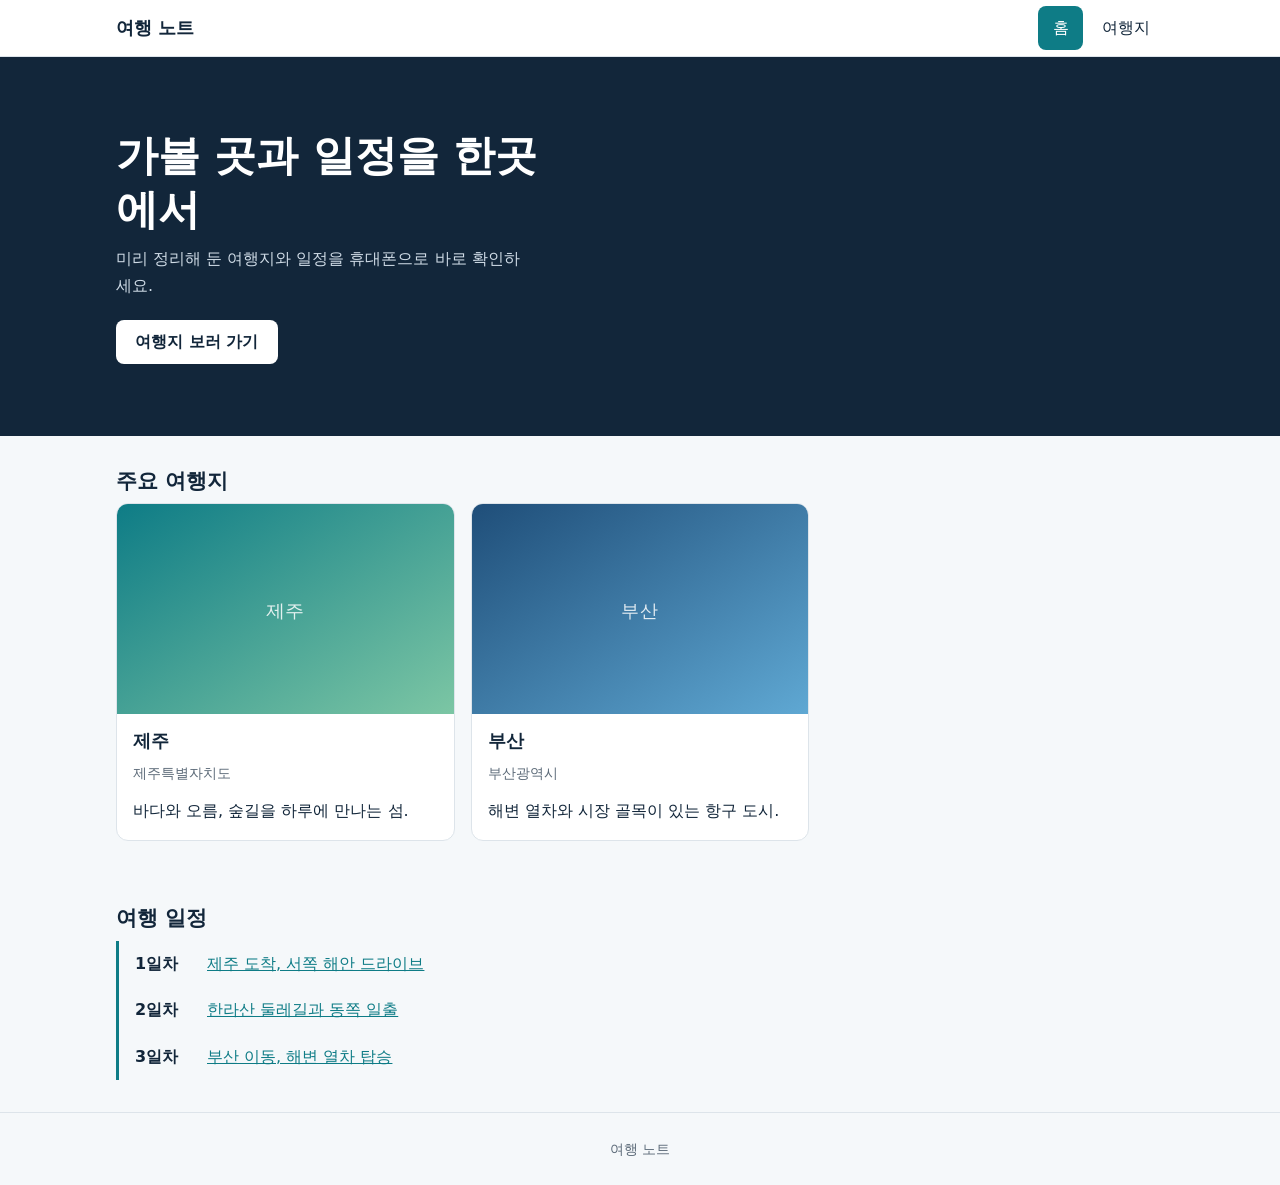
<file: index.html>
<!DOCTYPE html>
<html lang="ko">
<head>
  <meta charset="UTF-8">
  <meta name="viewport" content="width=device-width, initial-scale=1">
  <title>여행 노트</title>
  <link rel="stylesheet" href="css/style.css">
</head>
<body data-page="home">
  <header class="site-header" id="site-header"></header>
  <main>
    <section class="hero"><div class="wrap">
      <h1 id="hero-title"></h1>
      <p id="hero-text"></p>
      <a class="btn" href="destinations.html">여행지 보러 가기</a>
    </div></section>
    <section class="wrap"><h2>주요 여행지</h2><div class="grid" id="featured"></div></section>
    <section class="wrap"><h2>여행 일정</h2><ol class="schedule" id="schedule"></ol></section>
  </main>
  <footer class="site-footer" id="site-footer"></footer>
  <script src="js/data.js"></script>
  <script src="js/app.js"></script>
</body>
</html>
</file>
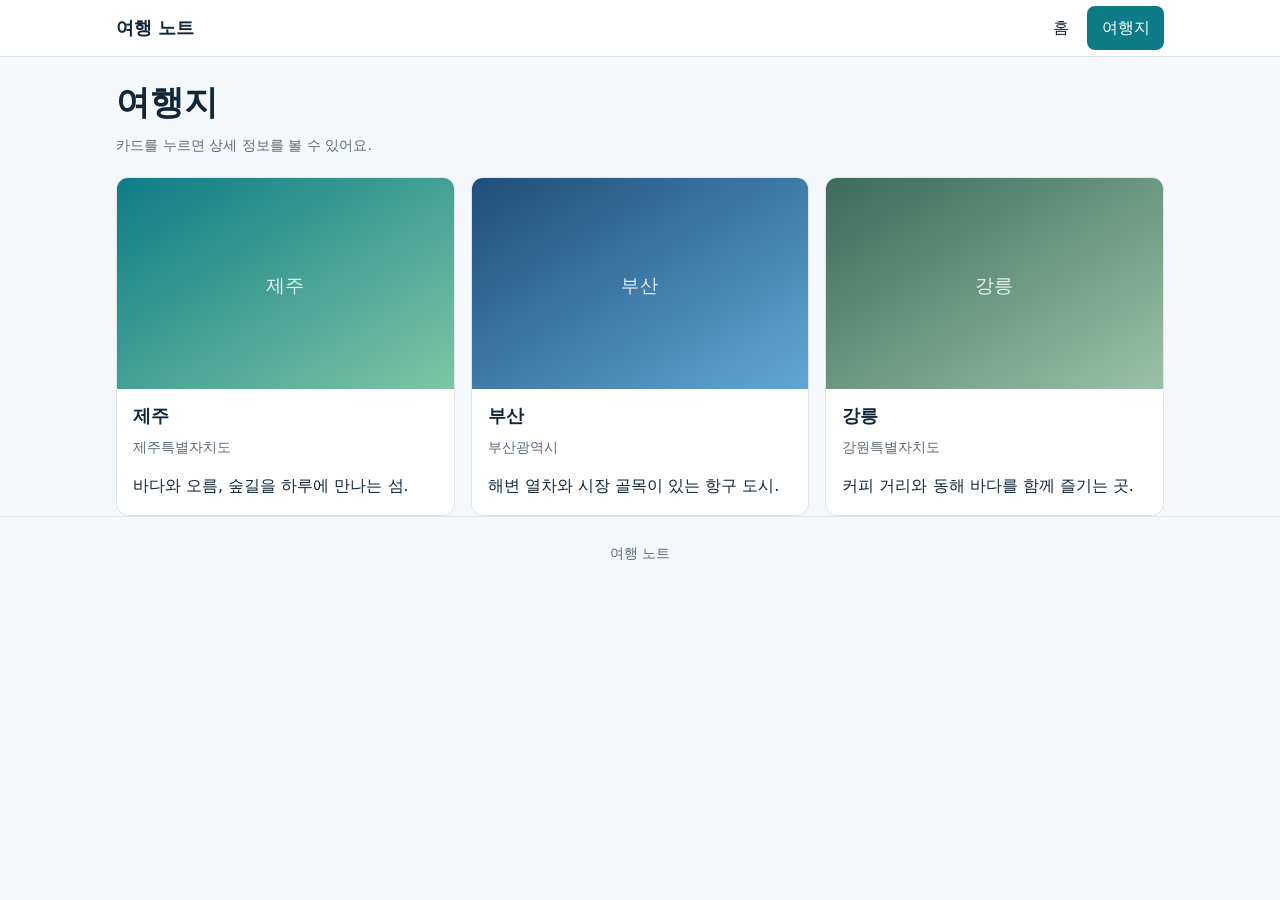
<file: destinations.html>
<!DOCTYPE html>
<html lang="ko">
<head>
  <meta charset="UTF-8">
  <meta name="viewport" content="width=device-width, initial-scale=1">
  <title>여행지 목록 - 여행 노트</title>
  <link rel="stylesheet" href="css/style.css">
</head>
<body data-page="list">
  <header class="site-header" id="site-header"></header>
  <main class="wrap">
    <div class="page-head"><h1>여행지</h1><p class="muted">카드를 누르면 상세 정보를 볼 수 있어요.</p></div>
    <div class="grid" id="list"></div>
  </main>
  <footer class="site-footer" id="site-footer"></footer>
  <script src="js/data.js"></script>
  <script src="js/app.js"></script>
</body>
</html>
</file>
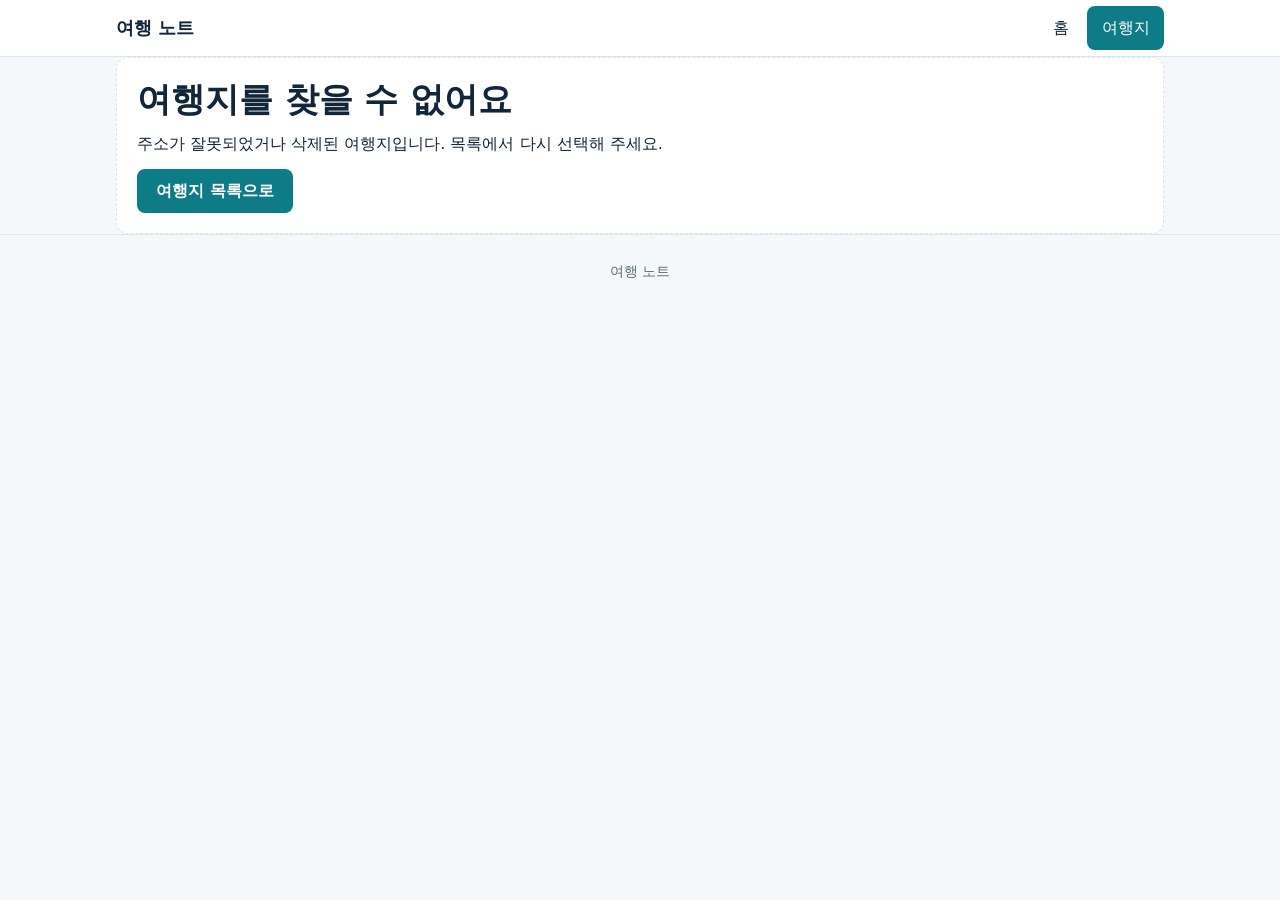
<file: detail.html>
<!DOCTYPE html>
<html lang="ko">
<head>
  <meta charset="UTF-8">
  <meta name="viewport" content="width=device-width, initial-scale=1">
  <title>여행지 상세 - 여행 노트</title>
  <link rel="stylesheet" href="css/style.css">
</head>
<body data-page="detail">
  <header class="site-header" id="site-header"></header>
  <main class="wrap" id="detail"></main>
  <footer class="site-footer" id="site-footer"></footer>
  <script src="js/data.js"></script>
  <script src="js/app.js"></script>
</body>
</html>
</file>
<file: css/style.css>
/* ===== 색상/글꼴/간격은 여기 변수만 바꾸면 전체에 적용됩니다 ===== */
:root {
  --ink: #12263a;        /* 글자색 */
  --muted: #5d6b79;      /* 보조 글자색 */
  --paper: #f5f8fa;      /* 배경 */
  --card: #ffffff;       /* 카드 배경 */
  --line: #dde4ea;       /* 테두리 */
  --accent: #0e7c86;     /* 강조색(버튼, 링크) */
  --accent-dark: #0a5c64;
  --radius: 12px;
  --max: 1080px;         /* 콘텐츠 최대 너비 */
  --font: "Pretendard", "Noto Sans KR", "Apple SD Gothic Neo", "Malgun Gothic", system-ui, sans-serif;
}

* { box-sizing: border-box; }
html { -webkit-text-size-adjust: 100%; }
body { margin: 0; font-family: var(--font); color: var(--ink); background: var(--paper); line-height: 1.7; font-size: 1rem; }
img { max-width: 100%; display: block; }
a { color: var(--accent); }
h1, h2, h3 { line-height: 1.3; margin: 0 0 .5rem; }
h1 { font-size: 1.8rem; } h2 { font-size: 1.3rem; margin-top: 2rem; } h3 { font-size: 1.1rem; }
p { margin: 0 0 .75rem; }
.wrap { max-width: var(--max); margin: 0 auto; padding: 0 1rem; }
.muted { color: var(--muted); font-size: .9rem; }
.lead { font-size: 1.05rem; max-width: 60ch; }
:focus-visible { outline: 3px solid var(--accent); outline-offset: 2px; }

/* 헤더 */
.site-header { background: var(--card); border-bottom: 1px solid var(--line); position: sticky; top: 0; z-index: 10; }
.header-in { display: flex; align-items: center; justify-content: space-between; min-height: 56px; }
.brand { font-weight: 800; font-size: 1.15rem; color: var(--ink); text-decoration: none; }
nav { display: flex; gap: .25rem; }
nav a { display: inline-flex; align-items: center; min-height: 44px; padding: 0 .9rem; color: var(--ink); text-decoration: none; border-radius: 8px; }
nav a[aria-current="page"] { background: var(--accent); color: #fff; }

/* 메인 상단 */
.hero { background: var(--ink); color: #fff; padding: 3rem 0; }
.hero h1 { font-size: 2rem; max-width: 16ch; }
.hero p { color: #cfdbe6; max-width: 40ch; }

/* 버튼 */
.btn { display: inline-flex; align-items: center; min-height: 44px; padding: 0 1.2rem; background: var(--accent); color: #fff; border-radius: 8px; text-decoration: none; font-weight: 600; }
.btn:hover { background: var(--accent-dark); }
.btn.ghost { background: transparent; color: var(--accent); border: 1px solid var(--accent); margin: 1rem 0; }
.btn.ghost:hover { background: #e4f3f4; }
.hero .btn { background: #fff; color: var(--ink); margin-top: .5rem; }

main section.wrap, main > .wrap { padding-bottom: 2rem; }
.page-head { padding: 1.5rem 0 .5rem; }

/* 카드 (모바일: 1열) */
.grid { display: grid; grid-template-columns: 1fr; gap: 1rem; }
.card { display: block; background: var(--card); border: 1px solid var(--line); border-radius: var(--radius); overflow: hidden; color: inherit; text-decoration: none; transition: border-color .15s; }
.card:hover { border-color: var(--accent); }
.card-img { aspect-ratio: 16 / 10; background: var(--line); }
.card-img img { width: 100%; height: 100%; object-fit: cover; }
.card-body { padding: 1rem; }
.card-body p:last-child { margin: 0; }

/* 일정 */
.schedule { list-style: none; margin: 0; padding: 0; border-left: 3px solid var(--accent); }
.schedule li { display: flex; gap: 1rem; padding: .6rem 0 .6rem 1rem; }
.day { min-width: 3.5rem; font-weight: 700; }

/* 상세 */
.detail-img { aspect-ratio: 16 / 9; border-radius: var(--radius); overflow: hidden; background: var(--line); margin-bottom: 1rem; }
.detail-img img { width: 100%; height: 100%; object-fit: cover; }
.places { list-style: none; padding: 0; margin: 0; display: grid; gap: .75rem; }
.places li { background: var(--card); border: 1px solid var(--line); border-radius: var(--radius); padding: .9rem 1rem; }
.places li p { margin: .25rem 0 0; }
.places .muted { margin-left: .5rem; }

.notice { background: var(--card); border: 1px dashed var(--line); border-radius: var(--radius); padding: 1.25rem; }
.site-footer { border-top: 1px solid var(--line); padding: 1.5rem 0; color: var(--muted); text-align: center; font-size: .9rem; }

/* 태블릿: 2열 */
@media (min-width: 640px) {
  .grid { grid-template-columns: repeat(2, 1fr); }
  h1 { font-size: 2.1rem; } .hero h1 { font-size: 2.6rem; }
}
/* PC: 3열 */
@media (min-width: 960px) {
  .grid { grid-template-columns: repeat(3, 1fr); }
  .hero { padding: 4.5rem 0; }
}
@media (prefers-reduced-motion: reduce) { * { transition: none !important; } }
</file>
